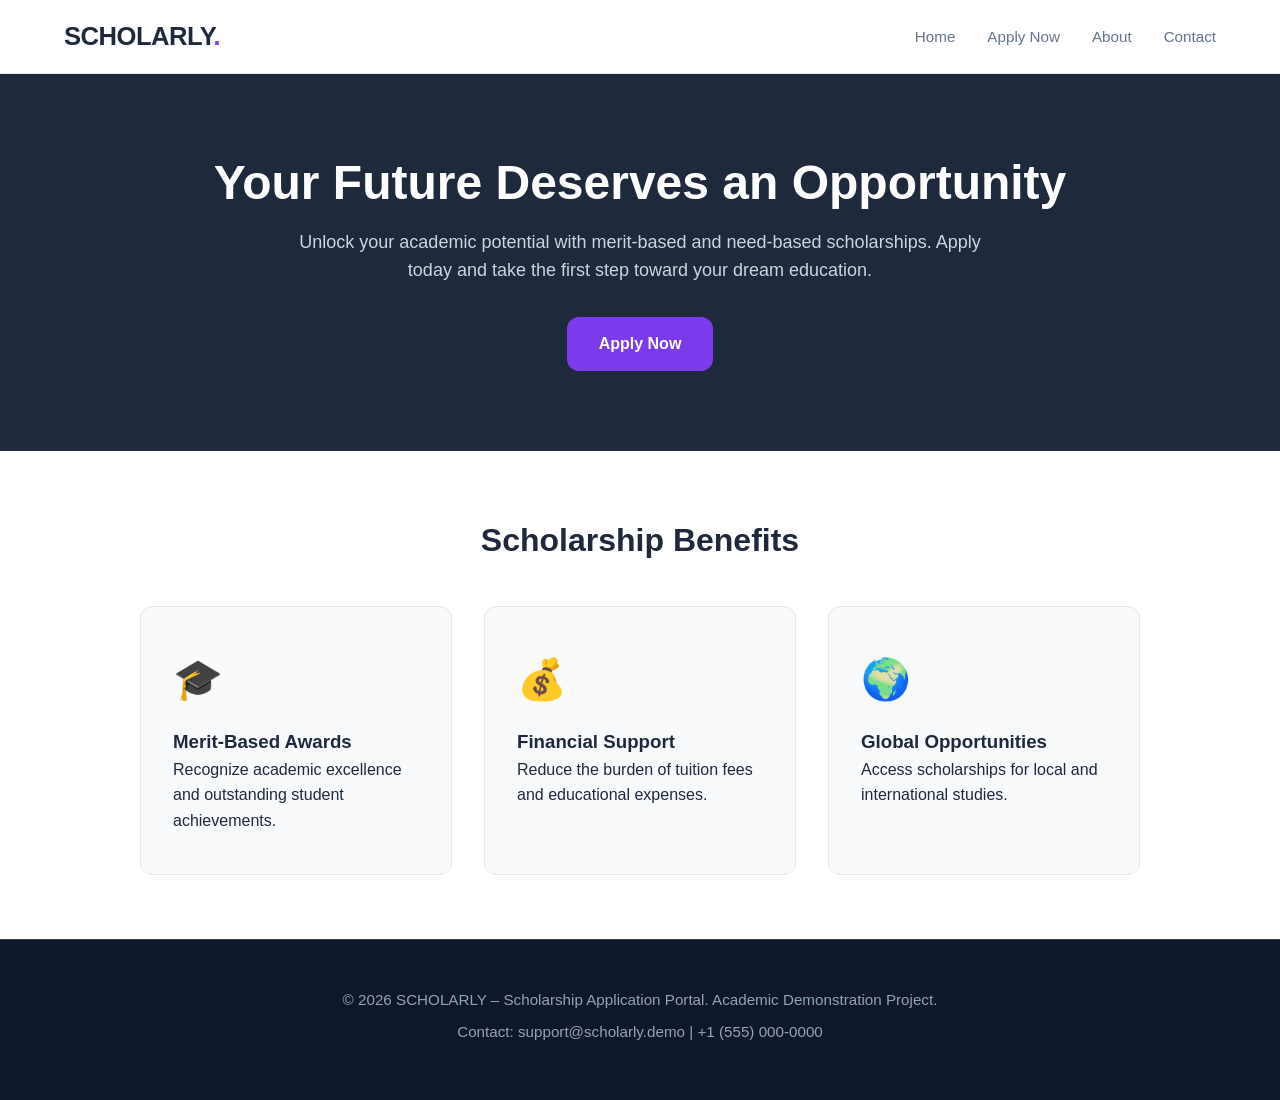
<file: index.html>
<!DOCTYPE html>
<html lang="en">
<head>
<meta charset="UTF-8">
<meta name="viewport" content="width=device-width, initial-scale=1.0">
<title>SCHOLARLY – Scholarship Application Portal</title>
<link rel="stylesheet" href="style.css">
<script src="https://code.jquery.com/jquery-3.7.1.min.js"></script>
<script src="script.js" defer></script>
</head>
<body>

<header>
<nav class="navbar">
<div class="logo">SCHOLARLY<span>.</span></div>
<ul class="nav-links">
<li><a href="index.html">Home</a></li>
<li><a href="apply.html">Apply Now</a></li>
<li><a href="about.html">About</a></li>
<li><a href="contact.html">Contact</a></li>
</ul>
</nav>
</header>

<section class="hero">
<div class="hero-content">
<h1>Your Future Deserves an Opportunity</h1>
<p>Unlock your academic potential with merit-based and need-based scholarships. Apply today and take the first step toward your dream education.</p>
<a href="apply.html" class="btn btn-primary">Apply Now</a>
</div>
</section>

<section class="benefits">
<div class="container">
<h2>Scholarship Benefits</h2>
<div class="benefit-grid">
<div class="benefit-card">
<span class="card-icon">🎓</span>
<h3>Merit-Based Awards</h3>
<p>Recognize academic excellence and outstanding student achievements.</p>
</div>
<div class="benefit-card">
<span class="card-icon">💰</span>
<h3>Financial Support</h3>
<p>Reduce the burden of tuition fees and educational expenses.</p>
</div>
<div class="benefit-card">
<span class="card-icon">🌍</span>
<h3>Global Opportunities</h3>
<p>Access scholarships for local and international studies.</p>
</div>
</div>
</div>
</section>

<footer>
<div class="container">
<p>&copy; 2026 SCHOLARLY – Scholarship Application Portal. Academic Demonstration Project.</p>
<p>Contact: support@scholarly.demo | +1 (555) 000-0000</p>
</div>
</footer>

</body>
</html>
</file>
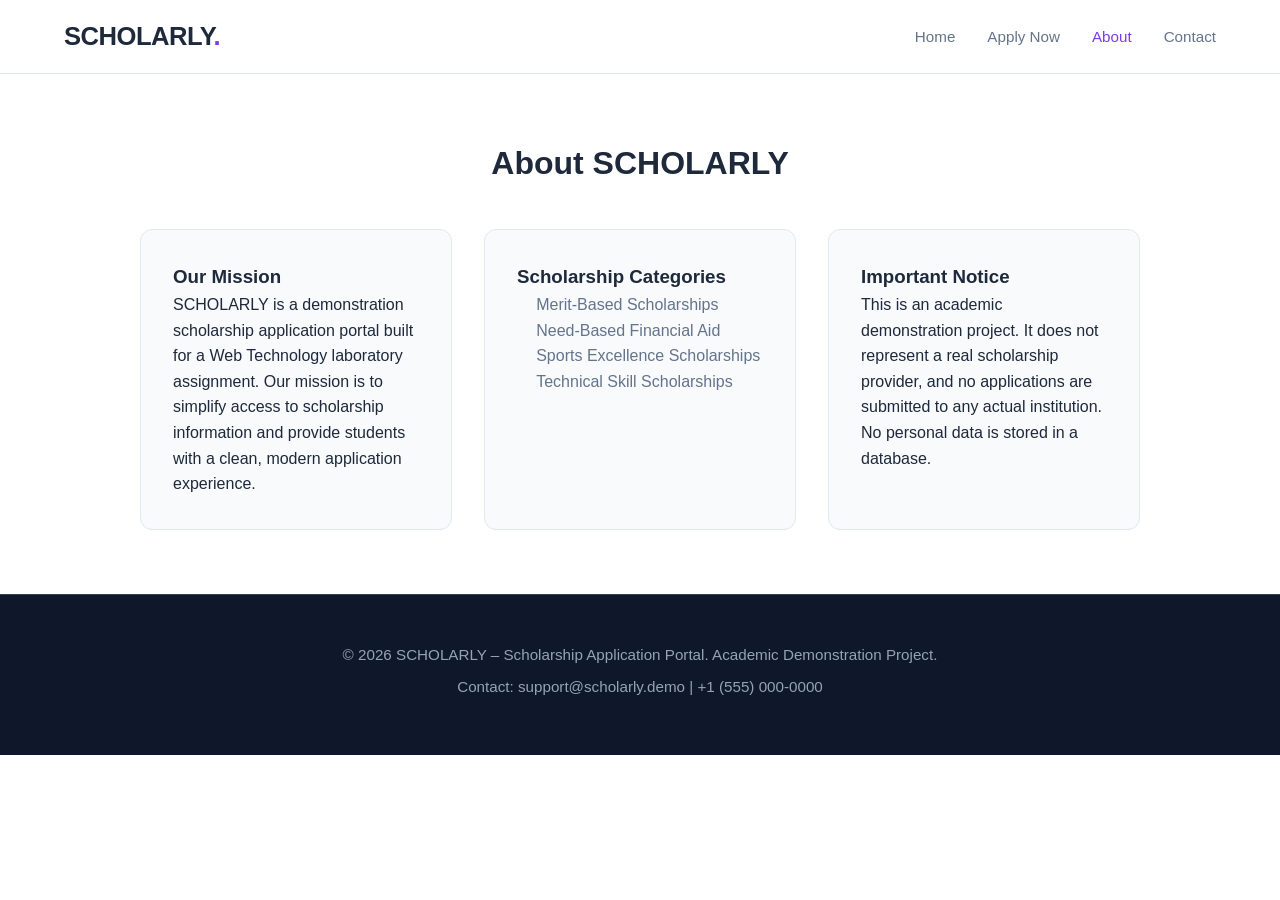
<file: about.html>
<!DOCTYPE html>
<html lang="en">
<head>
<meta charset="UTF-8">
<meta name="viewport" content="width=device-width, initial-scale=1.0">
<title>About – SCHOLARLY</title>
<link rel="stylesheet" href="style.css">
<script src="https://code.jquery.com/jquery-3.7.1.min.js"></script>
<script src="script.js" defer></script>
</head>
<body>

<header>
<nav class="navbar">
<div class="logo">SCHOLARLY<span>.</span></div>
<ul class="nav-links">
<li><a href="index.html">Home</a></li>
<li><a href="apply.html">Apply Now</a></li>
<li><a href="about.html" style="color:var(--purple)">About</a></li>
<li><a href="contact.html">Contact</a></li>
</ul>
</nav>
</header>

<section>
<div class="container">
<h2>About SCHOLARLY</h2>
<div class="info-grid">
<div class="info-card">
<h3>Our Mission</h3>
<p>SCHOLARLY is a demonstration scholarship application portal built for a Web Technology laboratory assignment. Our mission is to simplify access to scholarship information and provide students with a clean, modern application experience.</p>
</div>
<div class="info-card">
<h3>Scholarship Categories</h3>
<ul style="margin-left:1.2rem;color:var(--slate);">
<li>Merit-Based Scholarships</li>
<li>Need-Based Financial Aid</li>
<li>Sports Excellence Scholarships</li>
<li>Technical Skill Scholarships</li>
</ul>
</div>
<div class="info-card">
<h3>Important Notice</h3>
<p>This is an academic demonstration project. It does not represent a real scholarship provider, and no applications are submitted to any actual institution. No personal data is stored in a database.</p>
</div>
</div>
</div>
</section>

<footer>
<div class="container">
<p>&copy; 2026 SCHOLARLY – Scholarship Application Portal. Academic Demonstration Project.</p>
<p>Contact: support@scholarly.demo | +1 (555) 000-0000</p>
</div>
</footer>

</body>
</html>
</file>
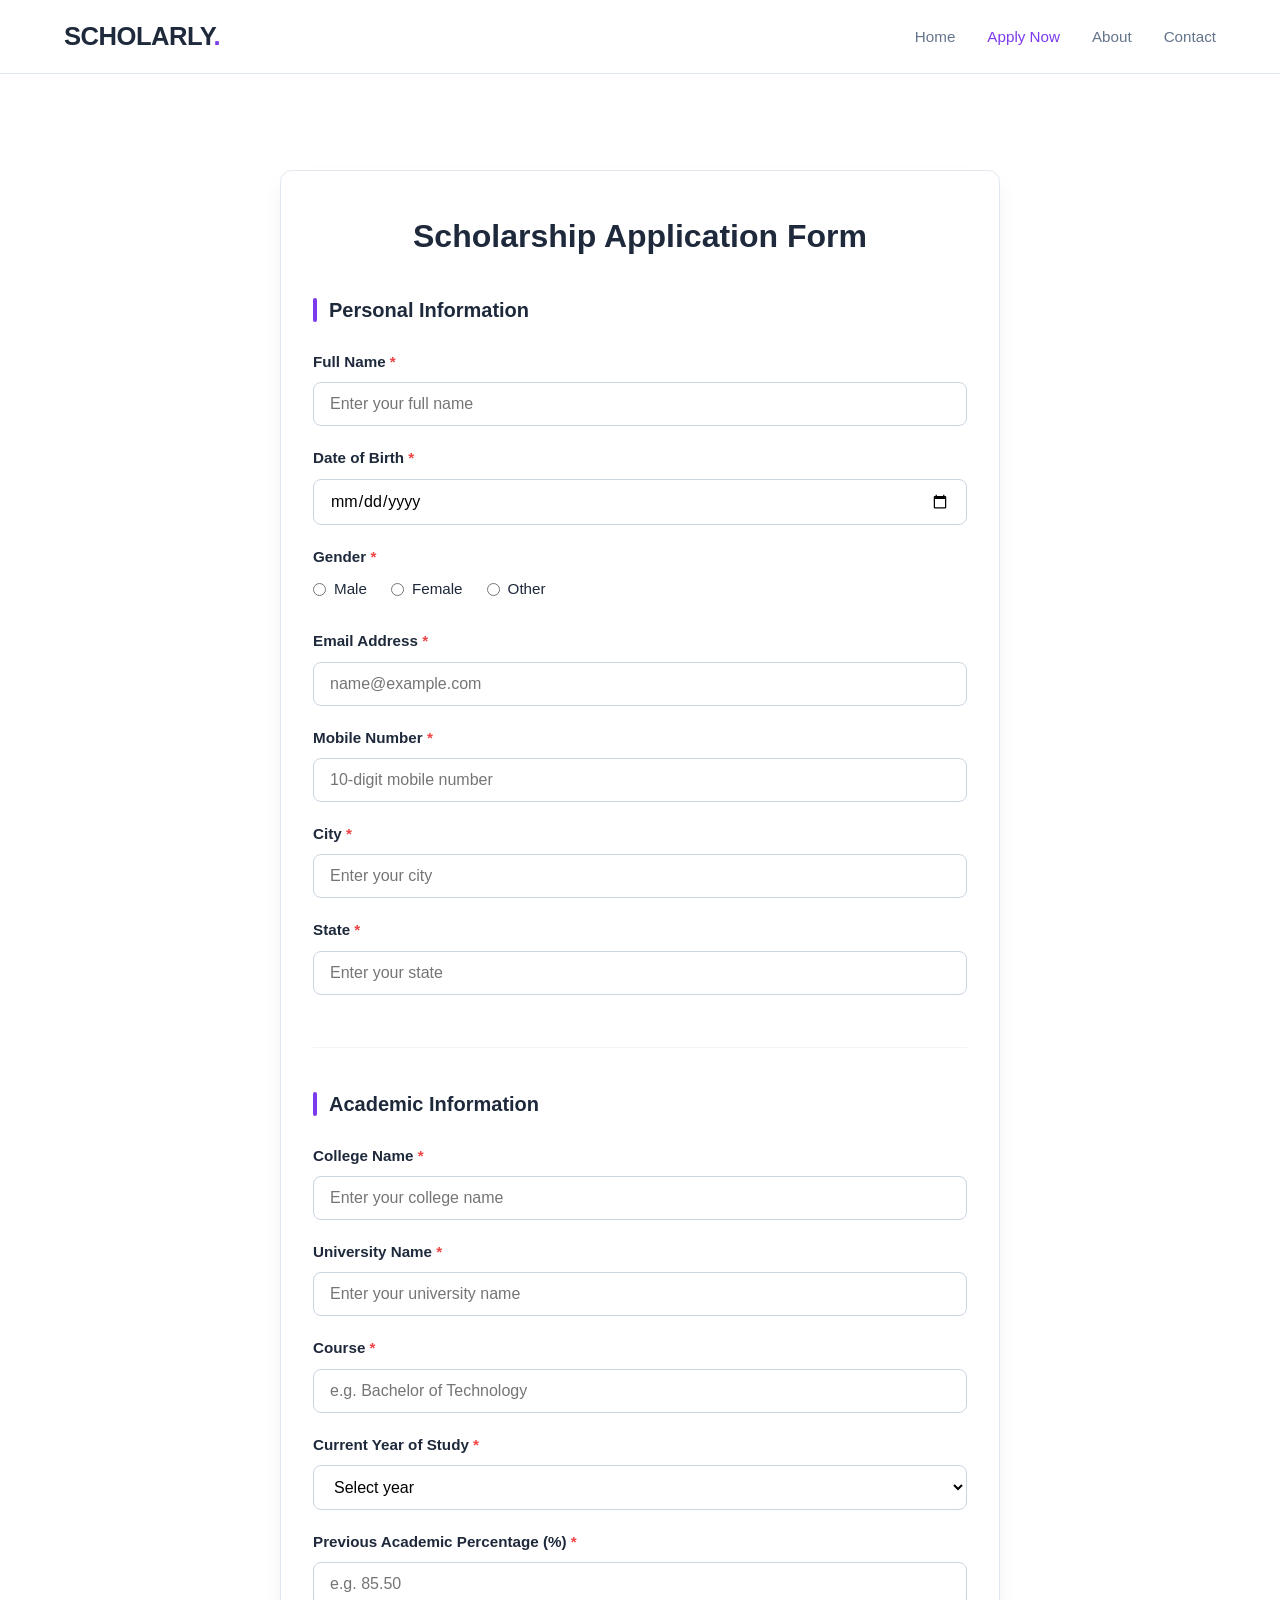
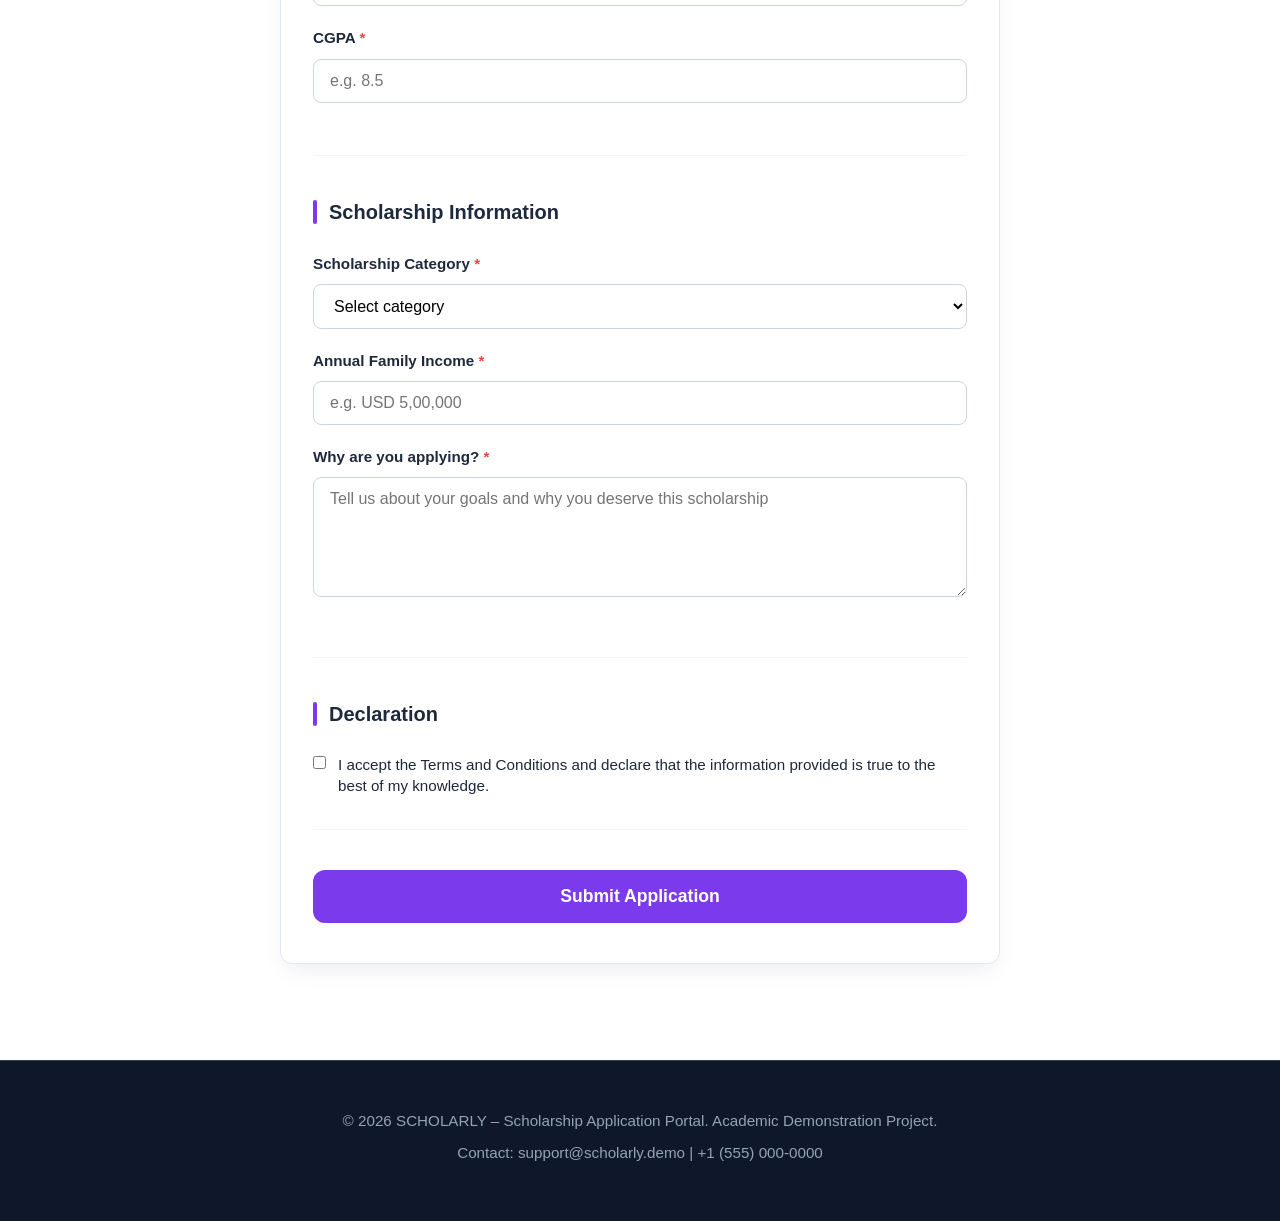
<file: apply.html>
<!DOCTYPE html>
<html lang="en">
<head>
<meta charset="UTF-8">
<meta name="viewport" content="width=device-width, initial-scale=1.0">
<title>Apply for Scholarship – SCHOLARLY</title>
<link rel="stylesheet" href="style.css">
<script src="https://code.jquery.com/jquery-3.7.1.min.js"></script>
<script src="script.js" defer></script>
</head>
<body>

<header>
<nav class="navbar">
<div class="logo">SCHOLARLY<span>.</span></div>
<ul class="nav-links">
<li><a href="index.html">Home</a></li>
<li><a href="apply.html" style="color:var(--purple)">Apply Now</a></li>
<li><a href="about.html">About</a></li>
<li><a href="contact.html">Contact</a></li>
</ul>
</nav>
</header>

<section>
<div class="form-container">
<h2 style="text-align:center;margin-bottom:2rem;">Scholarship Application Form</h2>
<form id="scholarship-form" action="success.php" method="POST" novalidate>

<div class="form-section">
<h3>Personal Information</h3>
<div class="form-group">
<label>Full Name <span style="color:var(--error)">*</span></label>
<input type="text" name="full_name" placeholder="Enter your full name" required>
</div>
<div class="form-group">
<label>Date of Birth <span style="color:var(--error)">*</span></label>
<input type="date" name="dob" required>
</div>
<div class="form-group">
<label>Gender <span style="color:var(--error)">*</span></label>
<div class="radio-group">
<label><input type="radio" name="gender" value="Male" required> Male</label>
<label><input type="radio" name="gender" value="Female" required> Female</label>
<label><input type="radio" name="gender" value="Other" required> Other</label>
</div>
</div>
<div class="form-group">
<label>Email Address <span style="color:var(--error)">*</span></label>
<input type="email" name="email" placeholder="name@example.com" required>
</div>
<div class="form-group">
<label>Mobile Number <span style="color:var(--error)">*</span></label>
<input type="tel" name="mobile" placeholder="10-digit mobile number" maxlength="10" required>
</div>
<div class="form-group">
<label>City <span style="color:var(--error)">*</span></label>
<input type="text" name="city" placeholder="Enter your city" required>
</div>
<div class="form-group">
<label>State <span style="color:var(--error)">*</span></label>
<input type="text" name="state" placeholder="Enter your state" required>
</div>
</div>

<div class="form-section">
<h3>Academic Information</h3>
<div class="form-group">
<label>College Name <span style="color:var(--error)">*</span></label>
<input type="text" name="college" placeholder="Enter your college name" required>
</div>
<div class="form-group">
<label>University Name <span style="color:var(--error)">*</span></label>
<input type="text" name="university" placeholder="Enter your university name" required>
</div>
<div class="form-group">
<label>Course <span style="color:var(--error)">*</span></label>
<input type="text" name="course" placeholder="e.g. Bachelor of Technology" required>
</div>
<div class="form-group">
<label>Current Year of Study <span style="color:var(--error)">*</span></label>
<select name="year" required>
<option value="">Select year</option>
<option value="1st Year">1st Year</option>
<option value="2nd Year">2nd Year</option>
<option value="3rd Year">3rd Year</option>
<option value="4th Year">4th Year</option>
</select>
</div>
<div class="form-group">
<label>Previous Academic Percentage (%) <span style="color:var(--error)">*</span></label>
<input type="number" name="percentage" min="0" max="100" step="0.01" placeholder="e.g. 85.50" required>
</div>
<div class="form-group">
<label>CGPA <span style="color:var(--error)">*</span></label>
<input type="number" name="cgpa" min="0" max="10" step="0.01" placeholder="e.g. 8.5" required>
</div>
</div>

<div class="form-section">
<h3>Scholarship Information</h3>
<div class="form-group">
<label>Scholarship Category <span style="color:var(--error)">*</span></label>
<select name="category" required>
<option value="">Select category</option>
<option value="Merit-Based">Merit-Based</option>
<option value="Need-Based">Need-Based</option>
<option value="Sports">Sports</option>
<option value="Technical">Technical</option>
</select>
</div>
<div class="form-group">
<label>Annual Family Income <span style="color:var(--error)">*</span></label>
<input type="text" name="income" placeholder="e.g. USD 5,00,000" required>
</div>
<div class="form-group">
<label>Why are you applying? <span style="color:var(--error)">*</span></label>
<textarea name="why" placeholder="Tell us about your goals and why you deserve this scholarship" required></textarea>
</div>
</div>

<div class="form-section">
<h3>Declaration</h3>
<div class="checkbox-group">
<input type="checkbox" name="terms" id="terms" required>
<label for="terms">I accept the Terms and Conditions and declare that the information provided is true to the best of my knowledge.</label>
</div>
</div>

<button type="submit" class="btn-submit">Submit Application</button>
</form>
</div>
</section>

<footer>
<div class="container">
<p>&copy; 2026 SCHOLARLY – Scholarship Application Portal. Academic Demonstration Project.</p>
<p>Contact: support@scholarly.demo | +1 (555) 000-0000</p>
</div>
</footer>

</body>
</html>
</file>
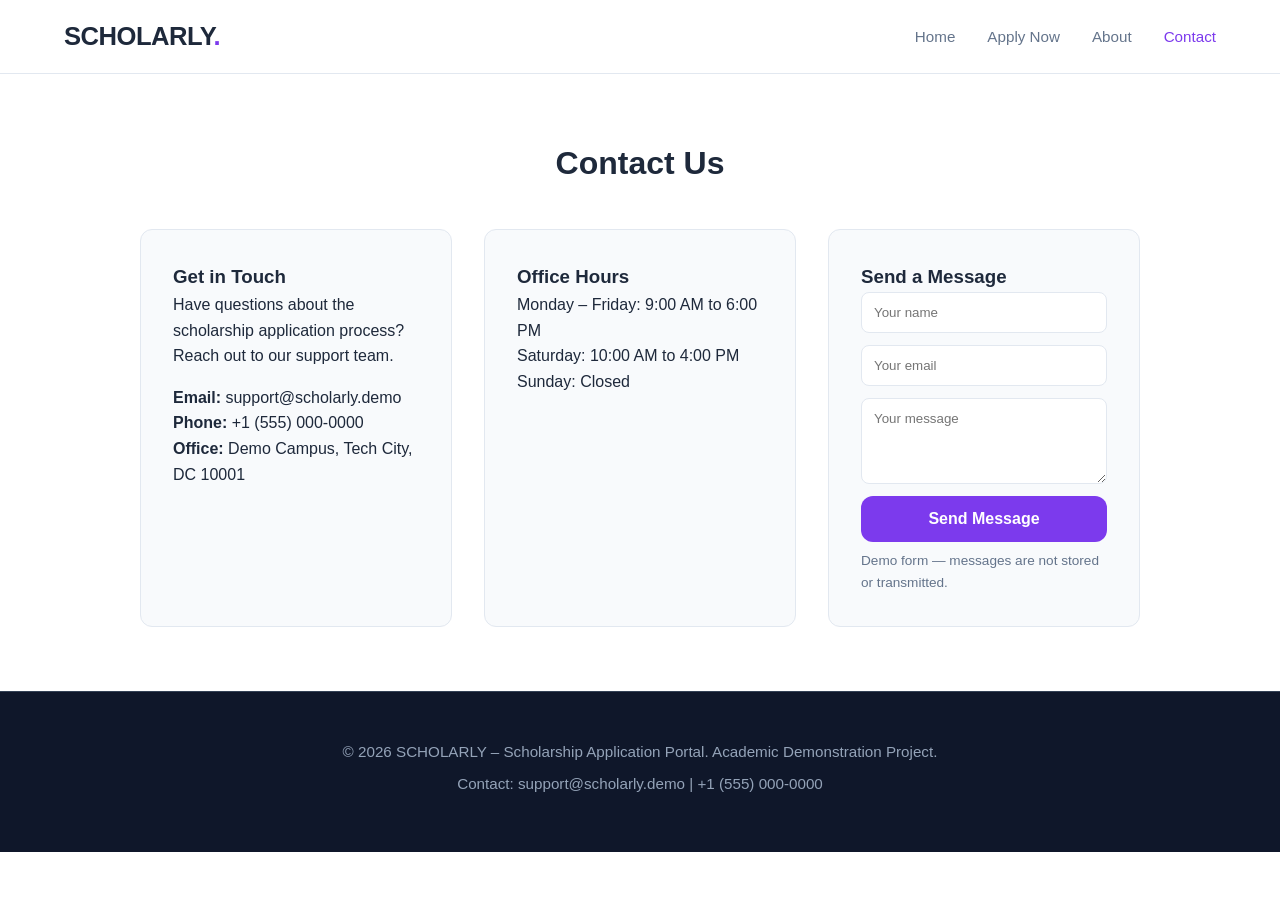
<file: contact.html>
<!DOCTYPE html>
<html lang="en">
<head>
<meta charset="UTF-8">
<meta name="viewport" content="width=device-width, initial-scale=1.0">
<title>Contact – SCHOLARLY</title>
<link rel="stylesheet" href="style.css">
<script src="https://code.jquery.com/jquery-3.7.1.min.js"></script>
<script src="script.js" defer></script>
</head>
<body>

<header>
<nav class="navbar">
<div class="logo">SCHOLARLY<span>.</span></div>
<ul class="nav-links">
<li><a href="index.html">Home</a></li>
<li><a href="apply.html">Apply Now</a></li>
<li><a href="about.html">About</a></li>
<li><a href="contact.html" style="color:var(--purple)">Contact</a></li>
</ul>
</nav>
</header>

<section>
<div class="container">
<h2>Contact Us</h2>
<div class="info-grid">
<div class="info-card">
<h3>Get in Touch</h3>
<p>Have questions about the scholarship application process? Reach out to our support team.</p>
<p style="margin-top:1rem;"><strong>Email:</strong> support@scholarly.demo</p>
<p><strong>Phone:</strong> +1 (555) 000-0000</p>
<p><strong>Office:</strong> Demo Campus, Tech City, DC 10001</p>
</div>
<div class="info-card">
<h3>Office Hours</h3>
<p>Monday – Friday: 9:00 AM to 6:00 PM</p>
<p>Saturday: 10:00 AM to 4:00 PM</p>
<p>Sunday: Closed</p>
</div>
<div class="info-card">
<h3>Send a Message</h3>
<form novalidate style="display:flex;flex-direction:column;gap:0.75rem;">
<input type="text" placeholder="Your name" required style="padding:0.75rem;border:1px solid var(--border);border-radius:8px;width:100%;font-family:inherit;">
<input type="email" placeholder="Your email" required style="padding:0.75rem;border:1px solid var(--border);border-radius:8px;width:100%;font-family:inherit;">
<textarea placeholder="Your message" rows="4" required style="padding:0.75rem;border:1px solid var(--border);border-radius:8px;width:100%;font-family:inherit;"></textarea>
<button type="submit" class="btn btn-primary">Send Message</button>
</form>
<p style="font-size:0.85rem;color:var(--slate);margin-top:0.5rem;">Demo form — messages are not stored or transmitted.</p>
</div>
</div>
</div>
</section>

<footer>
<div class="container">
<p>&copy; 2026 SCHOLARLY – Scholarship Application Portal. Academic Demonstration Project.</p>
<p>Contact: support@scholarly.demo | +1 (555) 000-0000</p>
</div>
</footer>

</body>
</html>
</file>
<file: style.css>
/* ============================================================
   SCHOLARLY – Scholarship Application Portal
   Premium academic theme: Navy, White, Purple accents
   ============================================================ */

/* CSS Variables */
:root {
  --navy: #1e293b;
  --navy-dark: #0f172a;
  --purple: #7c3aed;
  --purple-dark: #6d28d9;
  --purple-light: #eef2ff;
  --white: #ffffff;
  --off-white: #f8fafc;
  --slate: #64748b;
  --border: #e2e8f0;
  --error: #ef4444;
  --success: #22c55e;
  --shadow: 0 10px 25px -5px rgba(0, 0, 0, 0.08);
  --radius: 12px;
  --transition: all 0.3s ease;
}

/* Reset & Base */
*,
*::before,
*::after {
  margin: 0;
  padding: 0;
  box-sizing: border-box;
}

html {
  scroll-behavior: smooth;
}

body {
  font-family: "Segoe UI", Roboto, Helvetica, Arial, "Segoe UI Emoji", sans-serif;
  line-height: 1.6;
  color: var(--navy);
  background: var(--white);
}

a {
  text-decoration: none;
  color: inherit;
}

ul {
  list-style: none;
}

img {
  max-width: 100%;
  height: auto;
}

.container {
  max-width: 1200px;
  margin: 0 auto;
  padding: 0 1.5rem;
}

/* Header & Navigation */
header {
  background: var(--white);
  border-bottom: 1px solid var(--border);
  position: sticky;
  top: 0;
  z-index: 100;
  transition: var(--transition);
}

.navbar {
  max-width: 1200px;
  margin: 0 auto;
  padding: 1rem 1.5rem;
  display: flex;
  justify-content: space-between;
  align-items: center;
}

.logo {
  font-size: 1.6rem;
  font-weight: 800;
  color: var(--navy);
  letter-spacing: -0.5px;
}

.logo span {
  color: var(--purple);
}

.nav-links {
  display: flex;
  gap: 2rem;
  list-style: none;
}

.nav-links a {
  font-weight: 500;
  color: var(--slate);
  font-size: 0.95rem;
  transition: color 0.3s ease;
}

.nav-links a:hover,
.nav-links a:focus {
  color: var(--purple);
}

/* Hero Section */
.hero {
  background: var(--navy);
  color: var(--white);
  padding: 5rem 1.5rem;
  text-align: center;
}

.hero h1 {
  font-size: clamp(2rem, 5vw, 3rem);
  margin-bottom: 1rem;
  line-height: 1.2;
  font-weight: 800;
}

.hero p {
  font-size: 1.125rem;
  max-width: 700px;
  margin: 0 auto 2rem;
  color: #cbd5e1;
}

.btn {
  display: inline-block;
  padding: 0.875rem 2rem;
  border-radius: var(--radius);
  font-weight: 600;
  font-size: 1rem;
  transition: var(--transition);
  cursor: pointer;
  border: none;
}

.btn-primary {
  background: var(--purple);
  color: var(--white);
}

.btn-primary:hover {
  background: var(--purple-dark);
  transform: translateY(-2px);
}

/* Section Padding */
section {
  padding: 4rem 1.5rem;
}

h2 {
  font-size: 2rem;
  margin-bottom: 2.5rem;
  text-align: center;
  color: var(--navy);
  font-weight: 700;
}

/* Benefits Section */
.benefit-grid {
  display: grid;
  grid-template-columns: repeat(auto-fit, minmax(280px, 1fr));
  gap: 2rem;
  max-width: 1000px;
  margin: 0 auto;
}

.benefit-card {
  background: var(--off-white);
  padding: 2.5rem 2rem;
  border-radius: var(--radius);
  border: 1px solid var(--border);
  transition: var(--transition);
}

.benefit-card:hover {
  transform: translateY(-5px);
  box-shadow: var(--shadow);
  border-color: var(--purple-light);
}

.card-icon {
  font-size: 2.5rem;
  margin-bottom: 1rem;
  display: block;
}

/* Footer */
footer {
  background: var(--navy-dark);
  color: #94a3b8;
  padding: 3rem 1.5rem;
  text-align: center;
  border-top: 1px solid #334155;
}

footer p {
  margin-bottom: 0.5rem;
  font-size: 0.95rem;
}

/* ===== APPLICATION FORM ===== */
.form-container {
  max-width: 720px;
  margin: 2rem auto;
  background: var(--white);
  padding: 2.5rem 2rem;
  border-radius: var(--radius);
  box-shadow: var(--shadow);
  border: 1px solid var(--border);
}

.form-section {
  margin-bottom: 2.5rem;
  padding-bottom: 2rem;
  border-bottom: 1px solid #f1f5f9;
}

.form-section:last-child {
  border-bottom: none;
}

.form-section h3 {
  color: var(--navy);
  margin-bottom: 1.5rem;
  font-size: 1.25rem;
  display: flex;
  align-items: center;
  gap: 0.75rem;
}

.form-section h3::before {
  content: "";
  width: 4px;
  height: 24px;
  background: var(--purple);
  border-radius: 2px;
}

.form-group {
  margin-bottom: 1.25rem;
}

.form-group label {
  display: block;
  margin-bottom: 0.5rem;
  font-weight: 600;
  color: var(--navy);
  font-size: 0.95rem;
}

.form-group input,
.form-group select,
.form-group textarea {
  width: 100%;
  padding: 0.75rem 1rem;
  border: 1px solid #cbd5e1;
  border-radius: 8px;
  font-size: 1rem;
  font-family: inherit;
  transition: border-color 0.2s, box-shadow 0.2s;
  background: var(--white);
}

.form-group input:focus,
.form-group select:focus,
.form-group textarea:focus {
  outline: none;
  border-color: var(--purple);
  box-shadow: 0 0 0 3px var(--purple-light);
}

.form-group textarea {
  min-height: 120px;
  resize: vertical;
}

.radio-group {
  display: flex;
  gap: 1.5rem;
  flex-wrap: wrap;
}

.radio-group label {
  font-weight: 500;
  font-size: 0.95rem;
  cursor: pointer;
  display: flex;
  align-items: center;
  gap: 0.5rem;
}

.radio-group input {
  width: auto;
  margin: 0;
}

.checkbox-group {
  display: flex;
  align-items: flex-start;
  gap: 0.75rem;
}

.checkbox-group input {
  width: auto;
  margin-top: 0.15rem;
}

.checkbox-group label {
  font-size: 0.95rem;
  line-height: 1.4;
}

.btn-submit {
  width: 100%;
  padding: 1rem;
  background: var(--purple);
  color: var(--white);
  font-size: 1.1rem;
  font-weight: 700;
  border-radius: var(--radius);
  cursor: pointer;
  transition: var(--transition);
  border: none;
  font-family: inherit;
}

.btn-submit:hover {
  background: var(--purple-dark);
  transform: translateY(-2px);
}

.btn-submit:active {
  transform: translateY(0);
}

.btn-submit:disabled {
  opacity: 0.7;
  cursor: not-allowed;
}

/* Validation Messages */
.error-text {
  color: var(--error);
  font-size: 0.85rem;
  margin-top: 0.4rem;
  display: none;
  font-weight: 500;
}

.error-text.show {
  display: block;
  animation: fadeIn 0.3s ease;
}

input.error,
select.error,
textarea.error {
  border-color: var(--error);
}

input.error:focus,
select.error:focus,
textarea.error:focus {
  box-shadow: 0 0 0 3px rgba(239, 68, 68, 0.15);
}

/* ===== SUCCESS PAGE ===== */
.success-container {
  max-width: 800px;
  margin: 2rem auto;
  background: var(--white);
  padding: 2.5rem 2rem;
  border-radius: var(--radius);
  box-shadow: var(--shadow);
  border: 1px solid var(--border);
}

.success-header {
  text-align: center;
  margin-bottom: 2rem;
}

.success-badge {
  display: inline-flex;
  align-items: center;
  gap: 0.5rem;
  padding: 0.5rem 1rem;
  background: #ecfdf5;
  color: var(--success);
  font-weight: 700;
  border-radius: 30px;
  font-size: 0.95rem;
  margin-bottom: 1rem;
}

.success-card {
  background: var(--off-white);
  border: 1px solid var(--border);
  border-radius: var(--radius);
  padding: 2rem;
  margin-bottom: 1.5rem;
}

.success-card h3 {
  color: var(--navy);
  margin-bottom: 1rem;
  font-size: 1.25rem;
  display: flex;
  align-items: center;
  gap: 0.75rem;
}

.detail-row {
  display: flex;
  flex-wrap: wrap;
  gap: 1rem 2rem;
}

.detail-item {
  flex: 1 1 200px;
  font-size: 0.95rem;
}

.detail-item strong {
  color: var(--slate);
  display: block;
  font-size: 0.85rem;
  text-transform: uppercase;
  letter-spacing: 0.05em;
  margin-bottom: 0.25rem;
}

.detail-item span {
  color: var(--navy);
  font-weight: 600;
}

.reference-number {
  display: inline-block;
  margin-top: 1rem;
  padding: 0.6rem 1.25rem;
  background: var(--navy);
  color: var(--white);
  font-weight: 700;
  border-radius: 8px;
  font-size: 1rem;
  letter-spacing: 0.05em;
}

.action-group {
  display: flex;
  gap: 1rem;
  justify-content: center;
  margin-top: 2rem;
  flex-wrap: wrap;
}

.btn-outline {
  background: transparent;
  color: var(--navy);
  border: 2px solid var(--navy);
  padding: 0.875rem 1.5rem;
  border-radius: var(--radius);
  font-weight: 600;
  cursor: pointer;
  font-family: inherit;
  font-size: 1rem;
}

.btn-outline:hover {
  background: var(--navy);
  color: var(--white);
}

.btn-print {
  background: var(--navy);
  color: var(--white);
  border: none;
  padding: 0.875rem 1.5rem;
  border-radius: var(--radius);
  font-weight: 600;
  cursor: pointer;
  font-family: inherit;
  font-size: 1rem;
}

.btn-print:hover {
  background: var(--purple);
}

@keyframes fadeIn {
  from { opacity: 0; transform: translateY(-5px); }
  to { opacity: 1; transform: translateY(0); }
}

/* ===== ABOUT & CONTACT ===== */
.info-grid {
  display: grid;
  grid-template-columns: repeat(auto-fit, minmax(280px, 1fr));
  gap: 2rem;
  max-width: 1000px;
  margin: 0 auto;
}

.info-card {
  background: var(--off-white);
  padding: 2rem;
  border-radius: var(--radius);
  border: 1px solid var(--border);
}

/* Responsive */
@media (max-width: 768px) {
  .nav-links {
    gap: 1rem;
  }
  .nav-links a {
    font-size: 0.9rem;
  }
  .hero {
    padding: 3.5rem 1.5rem;
  }
  .form-container,
  .success-container {
    padding: 1.5rem 1rem;
    margin: 1rem auto;
  }
  .action-group {
    flex-direction: column;
  }
  .btn {
    width: 100%;
    text-align: center;
  }
}
</file>
